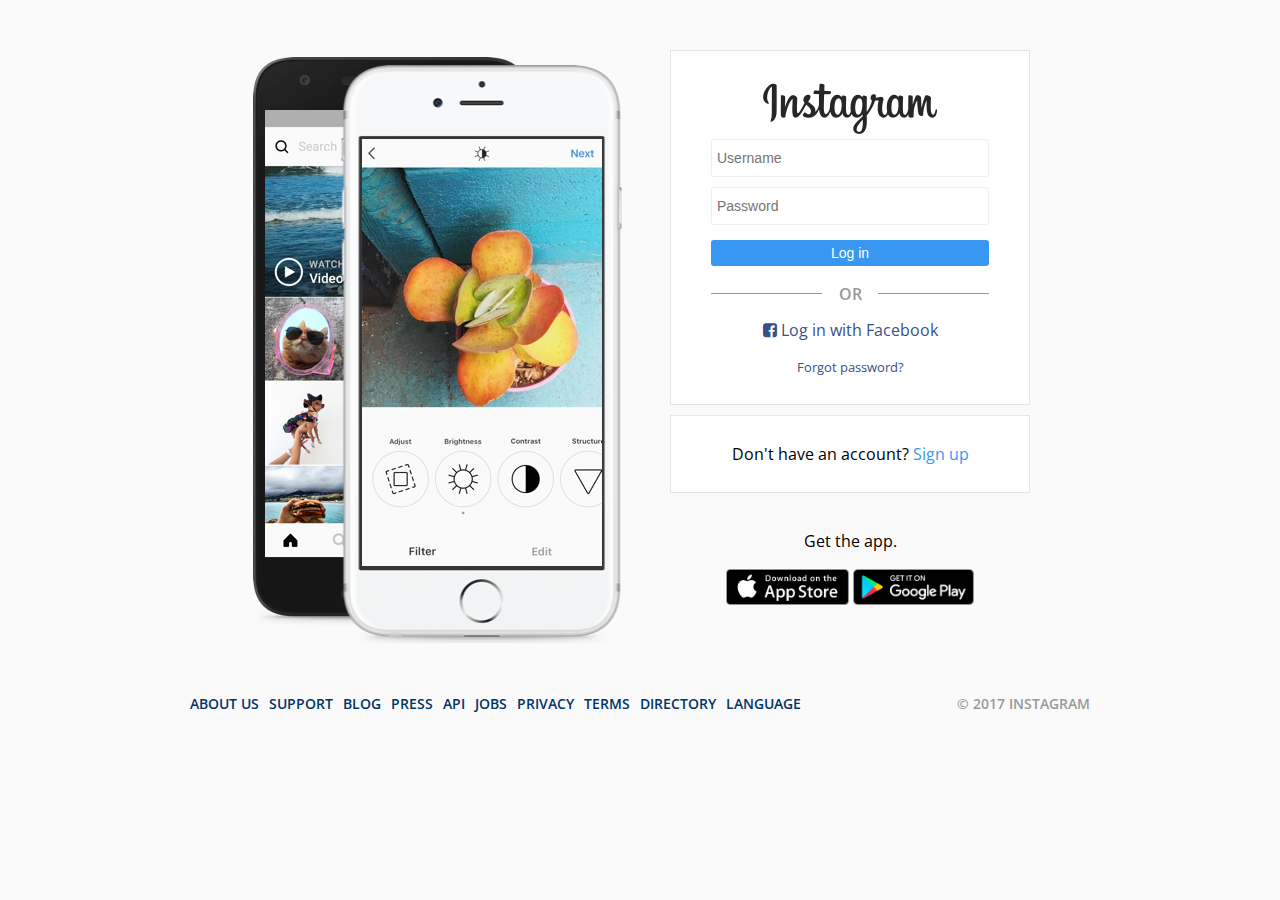
<file: index.html>
<!DOCTYPE html>
<html lang="en">

<head>
  <meta charset="utf-8" />
  <meta name="viewport" content="width=device-width, initial-scale=1.0, user-scalable=no">
  <title>Login | Instajeju</title>
  <link rel="shortcut icon" href="images/favicon.ico">
  <link href="https://maxcdn.bootstrapcdn.com/font-awesome/4.7.0/css/font-awesome.min.css" rel="stylesheet" />
  <link rel="stylesheet" href="css/styles.css">
</head>

<body>
  <main class="login">
    <div class="login__column">
      <img src="images/phoneImage.png" />
    </div>
    <div class="login__column">
      <div class="login__box">
        <img src="images/logoLogin.png" class="login__logo" />
        <form action="feed.html" method="get">
          <input type="email" name="user" placeholder="Username" required />
          <input type="password" name="pass" placeholder="Password" required />
          <input type="submit" value="Log in" />
        </form>
        <span class="login__divider">or</span>
        <a href="#" class="login__fb-link">
             <i class="fa fa-facebook-square" aria-hidden="true"></i>
             Log in with Facebook</a>
        <a href="#" class="login__link login__link--small">Forgot password?</a>
      </div>
      <div class="login__box">
        <span class="login__text">Don't have an account?</span>
        <a href="#" class="login__link login__link--blue">Sign up</a>
      </div>
      <div class="login__box login__box--transparent">
        <span class="login__text">Get the app.</span>
        <div class="login__appstores">
          <img src="images/ios.png" class="login__appstore" />
          <img src="images/android.png" class="login__appstore" />
        </div>
      </div>
    </div>
  </main>
  <footer class="footer">
    <nav class="footer__nav">
      <ul class="footer__list">
        <li class="footer__list-item"><a href="#" class="footer__link">about us</a></li>
        <li class="footer__list-item"><a href="#" class="footer__link">support</a></li>
        <li class="footer__list-item"><a href="#" class="footer__link">blog</a></li>
        <li class="footer__list-item"><a href="#" class="footer__link">press</a></li>
        <li class="footer__list-item"><a href="#" class="footer__link">api</a></li>
        <li class="footer__list-item"><a href="#" class="footer__link">jobs</a></li>
        <li class="footer__list-item"><a href="#" class="footer__link">privacy</a></li>
        <li class="footer__list-item"><a href="#" class="footer__link">terms</a></li>
        <li class="footer__list-item"><a href="#" class="footer__link">directory</a></li>
        <li class="footer__list-item"><a href="#" class="footer__link">language</a></li>
      </ul>
    </nav>
    <span class="footer__copy">© 2017 instagram</span>
  </footer>
</body>

</html>
</file>
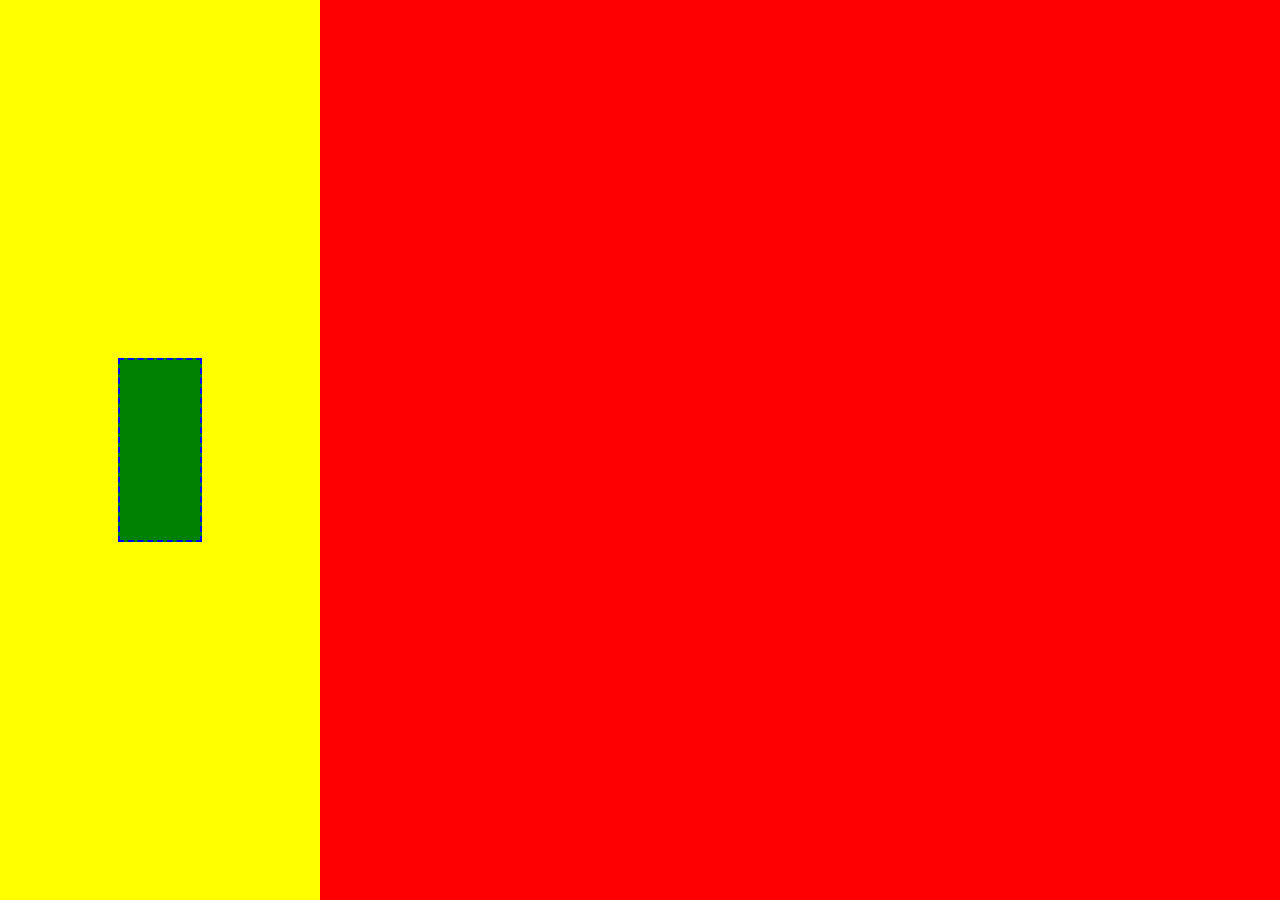
<file: css-example1.html>
<!DOCTYPE html>
<html lang="en">

<head>
  <meta charset="UTF-8">
  <meta name="viewport" content="width=device-width, initial-scale=1.0">
  <meta http-equiv="X-UA-Compatible" content="ie=edge">
  <title>CSS</title>
  <style>
    html,
    body {
      margin: 0;
      padding: 0;
      height: 100%;
    }

    body {
      background-color: red;
    }
    /*no margin to the green box*/

    .box {
      background-color: yellow;
      width: 25%;
      height: 100%;
      box-sizing: border-box;
      display: flex;
      justify-content: center;
      align-items: center;
    }

    .child {
      background-color: green;
      width: 25%;
      height: 20%;
      border: 2px dashed blue;
    }

  </style>
</head>

<body>
  <div class="box">
    <div class="child"></div>
  </div>
</body>

</html>
</file>
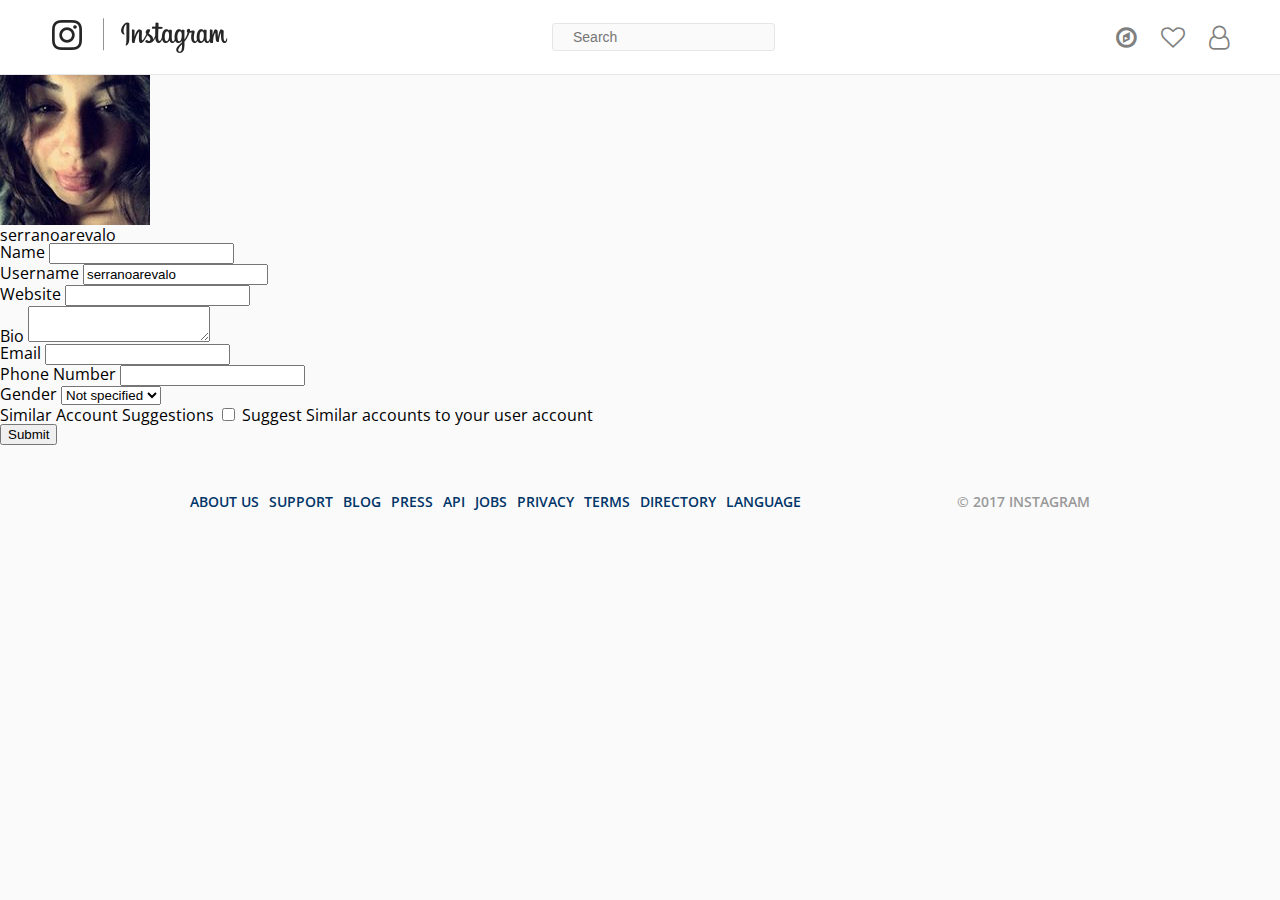
<file: edit-profile.html>
<!DOCTYPE html>
<html lang="en">


<head>
  <meta charset="UTF-8">
  <meta name="viewport" content="width=device-width, initial-scale=1.0, user-scalable=no">
  <title>Edit Profile | Instajeju</title>
  <link rel="stylesheet" href="https://maxcdn.bootstrapcdn.com/font-awesome/4.7.0/css/font-awesome.min.css"> </head>
<link rel="stylesheet" href="css/styles.css">

<body>
  <nav class="navigation">
    <a href="feed.html"><img src="images/logo.png" class="navigation__logo"></a>
    <input type="text" placeholder="Search" class="navigation__input">
    <div class="navigation__icons">
      <a href="explore.html" class="navigation__links"><i class="fa fa-compass"></i></a>
      <a href="#" class="navigation__links"><i class="fa fa-heart-o"></i></a>
      <a href="profile.html" class="navigation__links"><i class="fa fa-user-o"></i></a>
    </div>
  </nav>


  <main class="edit-profile">

    <div class="edit-profile__name">
      <img src="images/avatar.jpg" class="edit-profile__thumb">
      <h3 class="edit-profile__username">serranoarevalo</h3>
    </div>

    <ul class="edit-profile__list">
      <form action="profile.html" method="get">
        <li class="edit-profile__list-item">
          <label for="name" class="edit-profile__type">Name</label>
          <input id="name" type="text">
        </li>
        <li class="edit-profile__list-item">
          <label for="username" class="edit-profile__type">Username</label>
          <input id="username" type="text" value="serranoarevalo" required />
        </li>
        <li class="edit-profile__list-item">
          <label for="website" class="edit-profile__type">Website</label>
          <input id="website" type="url">
        </li>
        <li class="edit-profile__list-item">
          <label for="bio" class="edit-profile__type">Bio</label>
          <textarea id="bio" name="edit__bio"></textarea>
        </li>
        <li class="edit-profile__list-item">
          <label for="email" class="edit-profile__type">Email</label>
          <input id="email" type="email" required>
        </li>
        <li class="edit-profile__list-item">
          <label for="phone-number" class="edit-profile__type">Phone Number</label>
          <input id="phone-number" type="text">
        </li>
        <li class="edit-profile__list-item">
          <label for="gender" class="edit-profile__type">Gender</label>
          <select id="gender">
            <option value="male">Male</option>
            <option value="female">Female</option>
            <option value="dont-know" selected>Not specified</option>
          </select>
        </li>
        <li class="edit-profile__list-item">
          <span class="edit-profile__type">Similar Account Suggestions</span>
          <input type="checkbox" id="similar" name="subscribe" value="similar_accounts">
          <label for="similar">Suggest Similar accounts to your user account</label>
        </li>
        <input type="submit" value="Submit">
      </form>
    </ul>

  </main>


  <footer class="footer">
    <nav class="footer__nav">
      <ul class="footer__list">
        <li class="footer__list-item"><a href="#" class="footer__link">about us</a></li>
        <li class="footer__list-item"><a href="#" class="footer__link">support</a></li>
        <li class="footer__list-item"><a href="#" class="footer__link">blog</a></li>
        <li class="footer__list-item"><a href="#" class="footer__link">press</a></li>
        <li class="footer__list-item"><a href="#" class="footer__link">api</a></li>
        <li class="footer__list-item"><a href="#" class="footer__link">jobs</a></li>
        <li class="footer__list-item"><a href="#" class="footer__link">privacy</a></li>
        <li class="footer__list-item"><a href="#" class="footer__link">terms</a></li>
        <li class="footer__list-item"><a href="#" class="footer__link">directory</a></li>
        <li class="footer__list-item"><a href="#" class="footer__link">language</a></li>
      </ul>
    </nav>
    <span class="footer__copy">© 2017 instagram</span>
  </footer>
  <script src="http://code.jquery.com/jquery-3.2.1.min.js" integrity="sha256-hwg4gsxgFZhOsEEamdOYGBf13FyQuiTwlAQgxVSNgt4=" crossorigin="anonymous"></script>
  <script src="js/app.js"></script>
</body>

</html>
</file>
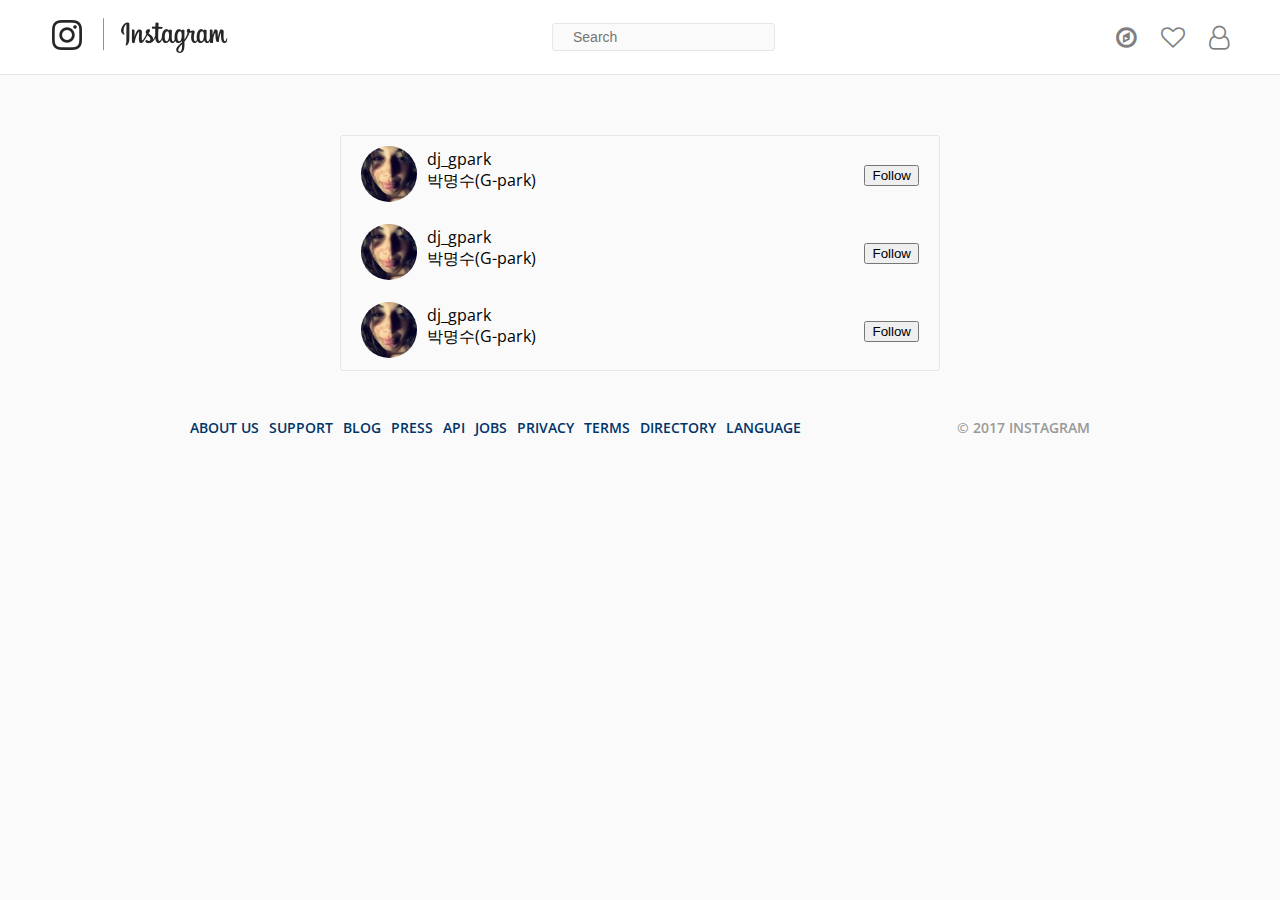
<file: explore.html>
<!DOCTYPE html>
<html lang="en">

<head>
  <meta charset="UTF-8">
  <meta name="viewport" content="width=device-width, initial-scale=1.0, user-scalable=no">
  <title>Explore | Instajeju</title>
  <link rel="stylesheet" href="https://maxcdn.bootstrapcdn.com/font-awesome/4.7.0/css/font-awesome.min.css">
  <link rel="shortcut icon" href="images/favicon.ico">
  <link rel="stylesheet" href="css/styles.css">
</head>

<body>
  <nav class="navigation">
    <a href="feed.html"><img src="images/logo.png" class="navigation__logo"></a>
    <input type="text" placeholder="Search" class="navigation__input">
    <div class="navigation__icons">
      <a href="explore.html" class="navigation__links"><i class="fa fa-compass"></i></a>
      <a href="#" class="navigation__links"><i class="fa fa-heart-o"></i></a>
      <a href="profile.html" class="navigation__links"><i class="fa fa-user-o"></i></a>
    </div>
  </nav>


  <main class="explore">

    <div class='users'>
      <ul class="users__list">
        <li class="users__user">
          <div class="users__user-left-col">
            <a href=""><img src="images/avatar.jpg" class="users__thumb"></a>
            <div class="users__name">
              <span class="users__username">dj_gpark</span>
              <span class="users__fullname">박명수(G-park)</span>
            </div>
          </div>
          <div class="users__user-right-col">
            <button class="users__follow">Follow</button>
          </div>
        </li>
        <li class="users__user">
          <div class="users__user-left-col">
            <a href=""><img src="images/avatar.jpg" class="users__thumb"></a>
            <div class="users__name">
              <span class="users__username">dj_gpark</span>
              <span class="users__fullname">박명수(G-park)</span>
            </div>
          </div>
          <div class="users__user-right-col">
            <button class="users__follow">Follow</button>
          </div>
        </li>
        <li class="users__user">
          <div class="users__user-left-col">
            <a href=""><img src="images/avatar.jpg" class="users__thumb"></a>
            <div class="users__name">
              <span class="users__username">dj_gpark</span>
              <span class="users__fullname">박명수(G-park)</span>
            </div>
          </div>
          <div class="users__user-right-col">
            <button class="users__follow">Follow</button>
          </div>
        </li>
      </ul>
    </div>
  </main>


  <footer class="footer">
    <nav class="footer__nav">
      <ul class="footer__list">
        <li class="footer__list-item"><a href="#" class="footer__link">about us</a></li>
        <li class="footer__list-item"><a href="#" class="footer__link">support</a></li>
        <li class="footer__list-item"><a href="#" class="footer__link">blog</a></li>
        <li class="footer__list-item"><a href="#" class="footer__link">press</a></li>
        <li class="footer__list-item"><a href="#" class="footer__link">api</a></li>
        <li class="footer__list-item"><a href="#" class="footer__link">jobs</a></li>
        <li class="footer__list-item"><a href="#" class="footer__link">privacy</a></li>
        <li class="footer__list-item"><a href="#" class="footer__link">terms</a></li>
        <li class="footer__list-item"><a href="#" class="footer__link">directory</a></li>
        <li class="footer__list-item"><a href="#" class="footer__link">language</a></li>
      </ul>
    </nav> <span class="footer__copy">© 2017 instagram</span>
  </footer>

</body>

</html>
</file>
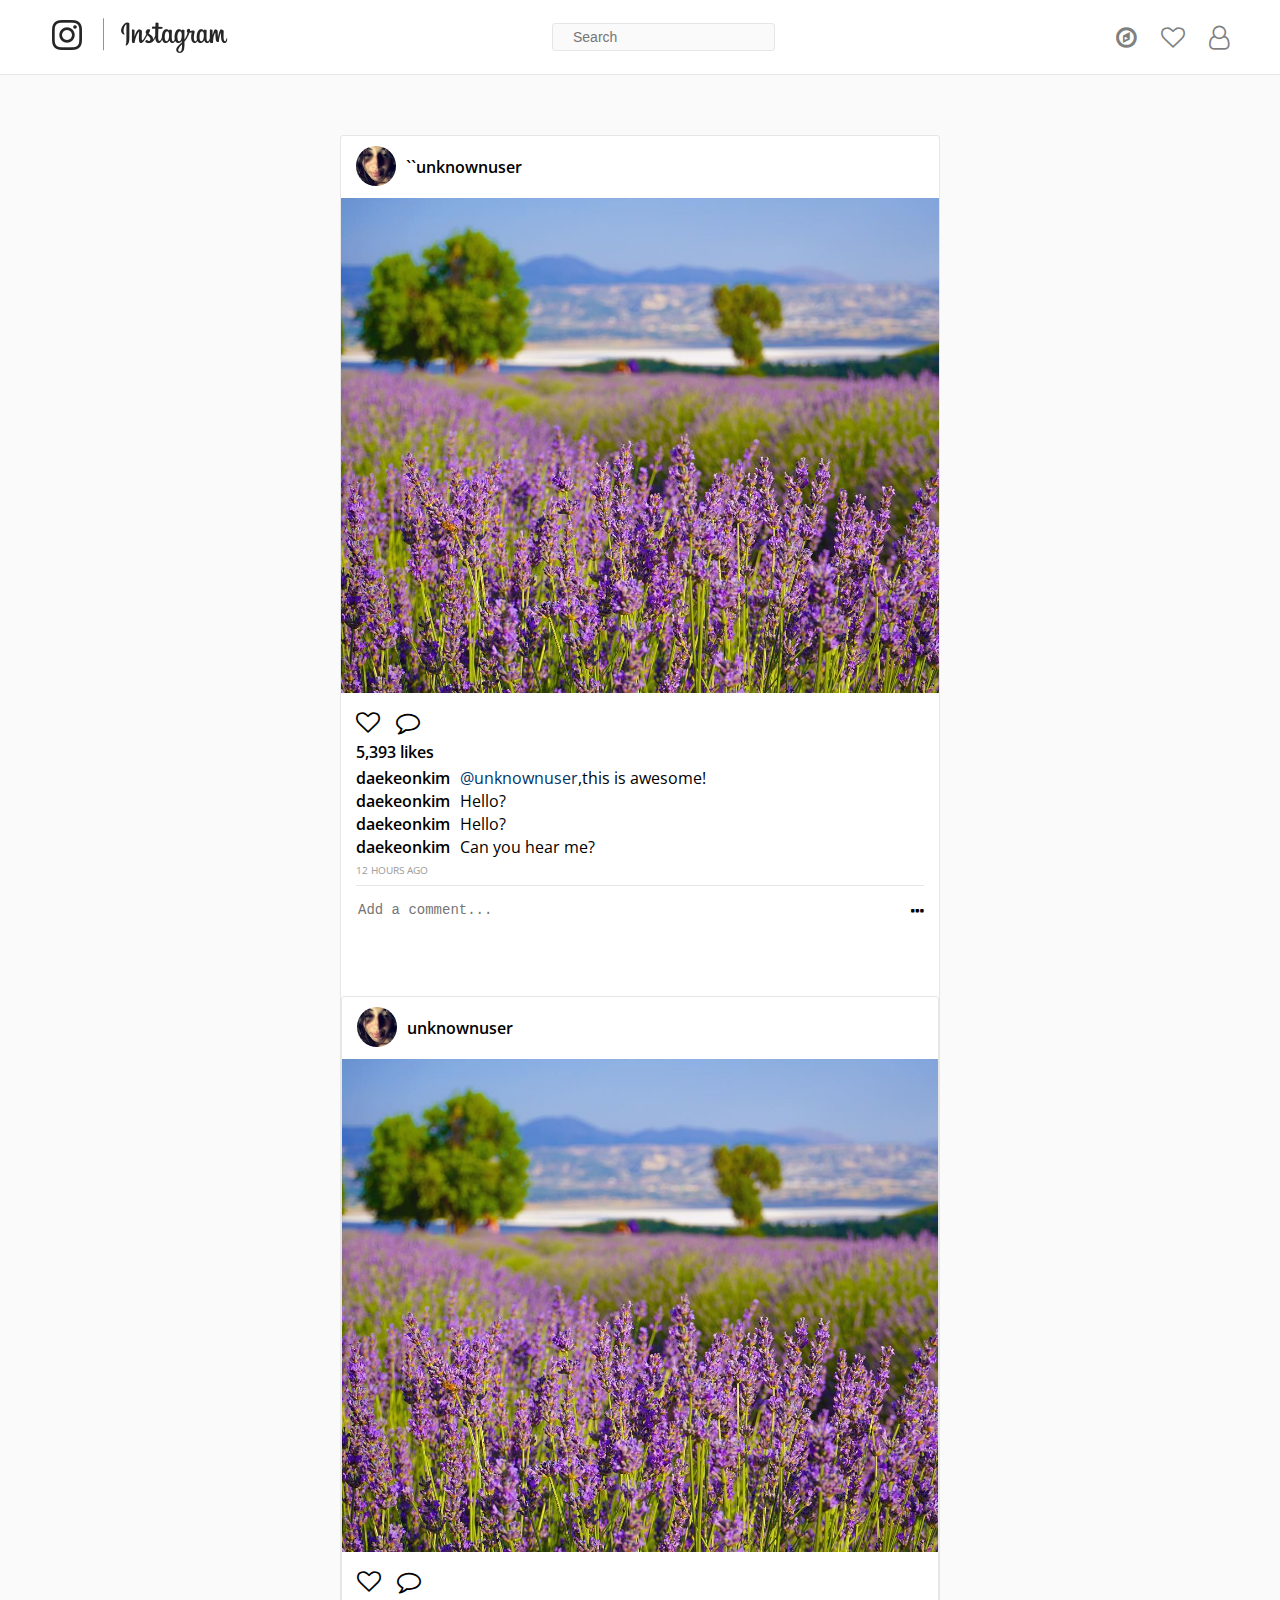
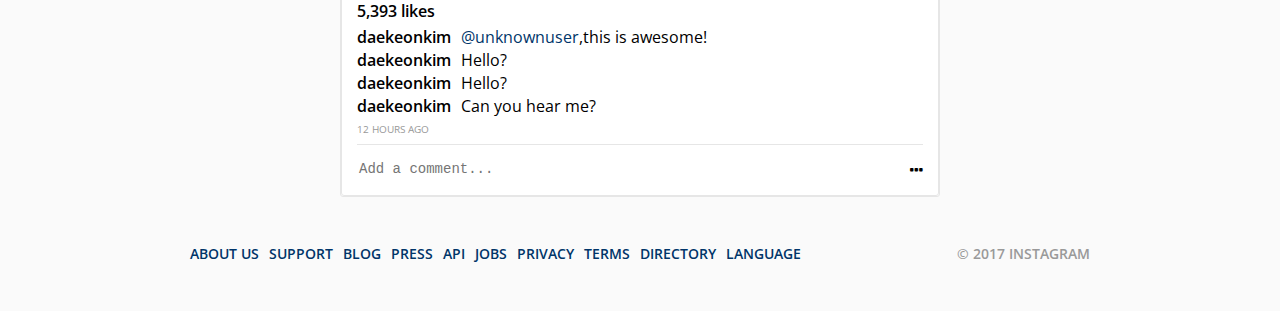
<file: feed.html>
<!DOCTYPE html>
<html lang="en">

<head>
  <meta charset="utf-8" />
  <meta name="viewport" content="width=device-width, initial-scale=1.0, user-scalable=no">
  <title>Feed | Instajeju</title>
  <link rel="shortcut icon" href="images/favicon.ico">
  <link href="https://maxcdn.bootstrapcdn.com/font-awesome/4.7.0/css/font-awesome.min.css" rel="stylesheet" />
  <link rel="stylesheet" href="css/styles.css">
</head>

<body>
  <nav class="navigation"> <a href="feed.html"><img src="images/logo.png"
         class="navigation__logo" /></a> <input type="text" placeholder="Search" class="navigation__input">
    <div class="nativation__icons"> <a href="explore.html" class="navigation__links"><i class="fa fa-compass"></i></a> <a href="#" class="navigation__links"><i class="fa fa-heart-o"></i></a> <a href="profile.html" class="navigation__links"><i class="fa fa-user-o"></i></a> </div>
  </nav>
  <main class="feed">
    <div class="photo">
      <header class="photo__header">
        <a href="profile.html" class="photo__thumb">
              <img src="images/avatar.jpg">
            </a>``
        <span class="photo__username">unknownuser</span>
      </header>
      <img src="images/feedPhoto.jpg" class="photo__image">
      <div class="photo__info">
        <div class="photo__actions">
          <i class="fa fa-heart-o heart"></i>
          <i class="fa fa-comment-o"></i>
        </div>
        <span class="photo__likes">5,393 likes</span>
        <ul class="photo__comments">
          <li class="photo__comment"><span class="comments__username">daekeonkim</span><a href="profile.html">@unknownuser</a>,this is awesome!</li>
          <li class="photo__comment"><span class="comments__username">daekeonkim</span>Hello?</li>
          <li class="photo__comment"><span class="comments__username">daekeonkim</span>Hello?</li>
          <li class="photo__comment"><span class="comments__username">daekeonkim</span>Can you hear me?</li>
        </ul>
        <span class="photo__date">12 hours ago</span>
        <div class="photo__add-comment">
          <textarea placeholder="Add a comment..."></textarea>
          <i class="fa fa-ellipsis-h"></i>
        </div>
      </div>

      <div class="photo">
        <header class="photo__header">
          <a href="profile.html" class="photo__thumb">
                <img src="images/avatar.jpg">
              </a>
          <span class="photo__username">unknownuser</span>
        </header>
        <img src="images/feedPhoto.jpg" class="photo__image">
        <div class="photo__info">
          <div class="photo__actions">
            <i class="fa fa-heart-o heart"></i>
            <i class="fa fa-comment-o"></i>
          </div>
          <span class="photo__likes">5,393 likes</span>
          <ul class="photo__comments">
            <li class="photo__comment"><span class="comments__username">daekeonkim</span><a href="profile.html">@unknownuser</a>,this is awesome!</li>
            <li class="photo__comment"><span class="comments__username">daekeonkim</span>Hello?</li>
            <li class="photo__comment"><span class="comments__username">daekeonkim</span>Hello?</li>
            <li class="photo__comment"><span class="comments__username">daekeonkim</span>Can you hear me?</li>
          </ul>
          <span class="photo__date">12 hours ago</span>
          <div class="photo__add-comment">
            <textarea placeholder="Add a comment..."></textarea>
            <i class="fa fa-ellipsis-h"></i>
          </div>
        </div>
      </div>


    </div>
  </main>
  <footer class="footer">
    <nav class="footer__nav">
      <ul class="footer__list">
        <li class="footer__list-item"><a href="#" class="footer__link">about us</a></li>
        <li class="footer__list-item"><a href="#" class="footer__link">support</a></li>
        <li class="footer__list-item"><a href="#" class="footer__link">blog</a></li>
        <li class="footer__list-item"><a href="#" class="footer__link">press</a></li>
        <li class="footer__list-item"><a href="#" class="footer__link">api</a></li>
        <li class="footer__list-item"><a href="#" class="footer__link">jobs</a></li>
        <li class="footer__list-item"><a href="#" class="footer__link">privacy</a></li>
        <li class="footer__list-item"><a href="#" class="footer__link">terms</a></li>
        <li class="footer__list-item"><a href="#" class="footer__link">directory</a></li>
        <li class="footer__list-item"><a href="#" class="footer__link">language</a></li>
      </ul>
    </nav> <span class="footer__copy">© 2017 instagram</span>
  </footer>
  <script src="http://code.jquery.com/jquery-3.2.1.min.js" integrity="sha256-hwg4gsxgFZhOsEEamdOYGBf13FyQuiTwlAQgxVSNgt4=" crossorigin="anonymous"></script>
  <script src="js/app.js"></script>
</body>

</html>
</file>
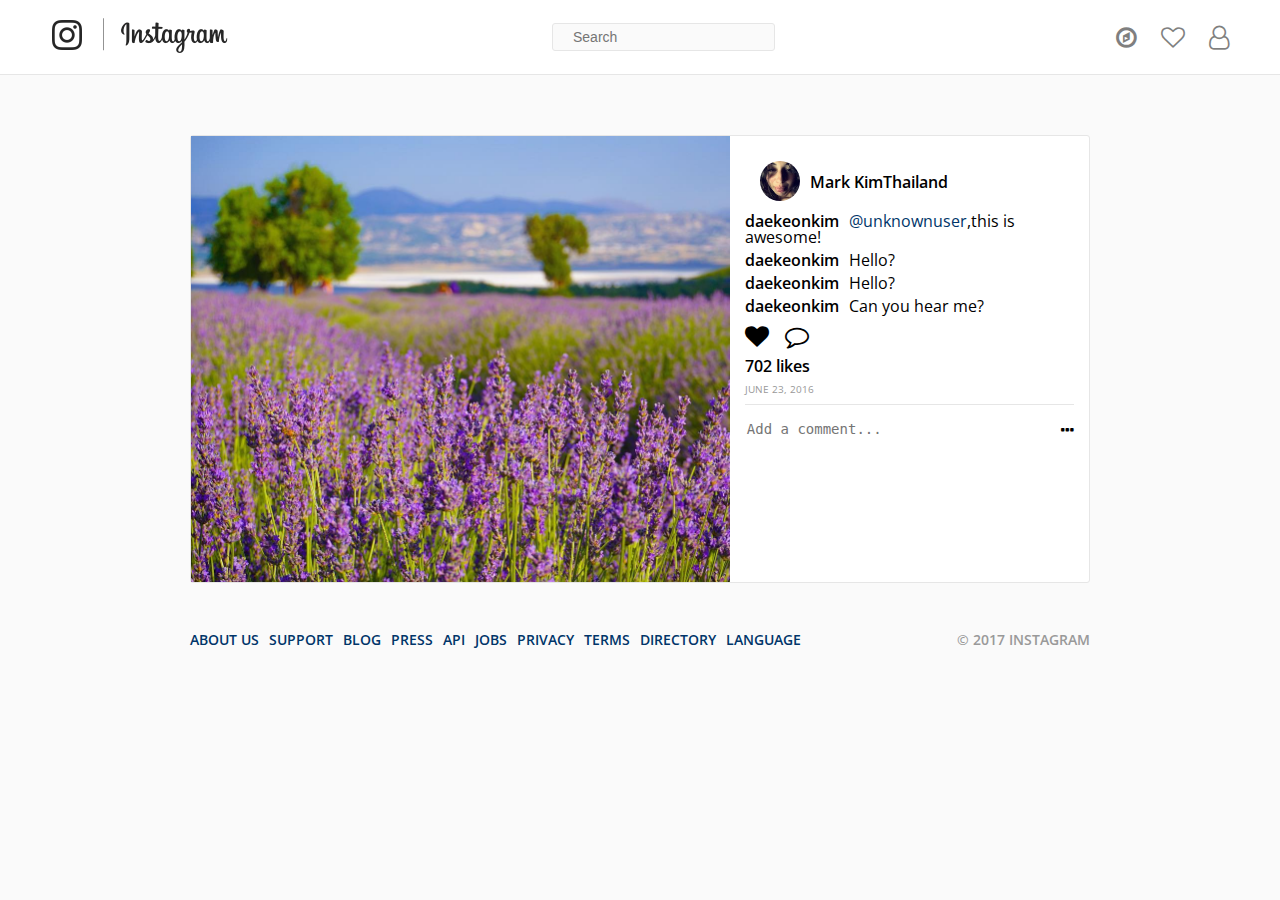
<file: image-detail.html>
<!DOCTYPE html>
<html>

<head>
  <meta charset="utf-8" />
  <meta name="viewport" content="width=device-width, initial-scale=1.0, user-scalable=no">
  <title>Image-Detail | Instaclone</title>
  <link rel="stylesheet" href="https://maxcdn.bootstrapcdn.com/font-awesome/4.7.0/css/font-awesome.min.css" />
  <link rel="shortcut icon" href="images/favicon.ico">
  <link rel="stylesheet" href="css/styles.css">
</head>

<body>
  <nav class="navigation">
    <a href="feed.html"><img src="images/logo.png" class="navigation__logo"></a>
    <input type="text" placeholder="Search" class="navigation__input">
    <div class="navigation__icons">
      <a href="explore.html" class="navigation__links"><i class="fa fa-compass"></i></a>
      <a href="#" class="navigation__links"><i class="fa fa-heart-o"></i></a>
      <a href="profile.html" class="navigation__links"><i class="fa fa-user-o"></i></a>
    </div>
  </nav>

  <main class="image-detail">

    <div class="photo photo--detail">
      <img src="images/feedPhoto.jpg" class="photo__image">

      <div class="photo__info">
        <header class="photo__header">
          <a href="profile.html" class="photo__thumb"><img src="images/avatar.jpg"></a>
          <span class="photo__username">Mark Kim</span>
          <span class="photo__place">Thailand</span>
        </header>

        <ul class="photo__comments">
          <li class="photo__comment"><span class="comments__username">daekeonkim</span><a href="profile.html">@unknownuser</a>,this is awesome!</li>
          <li class="photo__comment"><span class="comments__username">daekeonkim</span>Hello?</li>
          <li class="photo__comment"><span class="comments__username">daekeonkim</span>Hello?</li>
          <li class="photo__comment"><span class="comments__username">daekeonkim</span>Can you hear me?</li>
        </ul>


        <div class="photo__actions">
          <i class="fa fa-heart"></i>
          <i class="fa fa-comment-o"></i>
        </div>
        <span class="photo__likes">702 likes</span>
        <span class="photo__date">june 23, 2016</span>

        <div class="photo__add-comment">
          <textarea placeholder="Add a comment..."></textarea>
          <i class="fa fa-ellipsis-h"></i>
        </div>

      </div>
    </div>

    </div>


  </main>


  <footer class="footer">
    <nav class="footer__nav">
      <ul class="footer__list">
        <li class="footer__list-item"><a href="#" class="footer__link">about us</a></li>
        <li class="footer__list-item"><a href="#" class="footer__link">support</a></li>
        <li class="footer__list-item"><a href="#" class="footer__link">blog</a></li>
        <li class="footer__list-item"><a href="#" class="footer__link">press</a></li>
        <li class="footer__list-item"><a href="#" class="footer__link">api</a></li>
        <li class="footer__list-item"><a href="#" class="footer__link">jobs</a></li>
        <li class="footer__list-item"><a href="#" class="footer__link">privacy</a></li>
        <li class="footer__list-item"><a href="#" class="footer__link">terms</a></li>
        <li class="footer__list-item"><a href="#" class="footer__link">directory</a></li>
        <li class="footer__list-item"><a href="#" class="footer__link">language</a></li>
      </ul>
    </nav> <span class="footer__copy">© 2017 instagram</span>
  </footer>

</body>

</html>
</file>
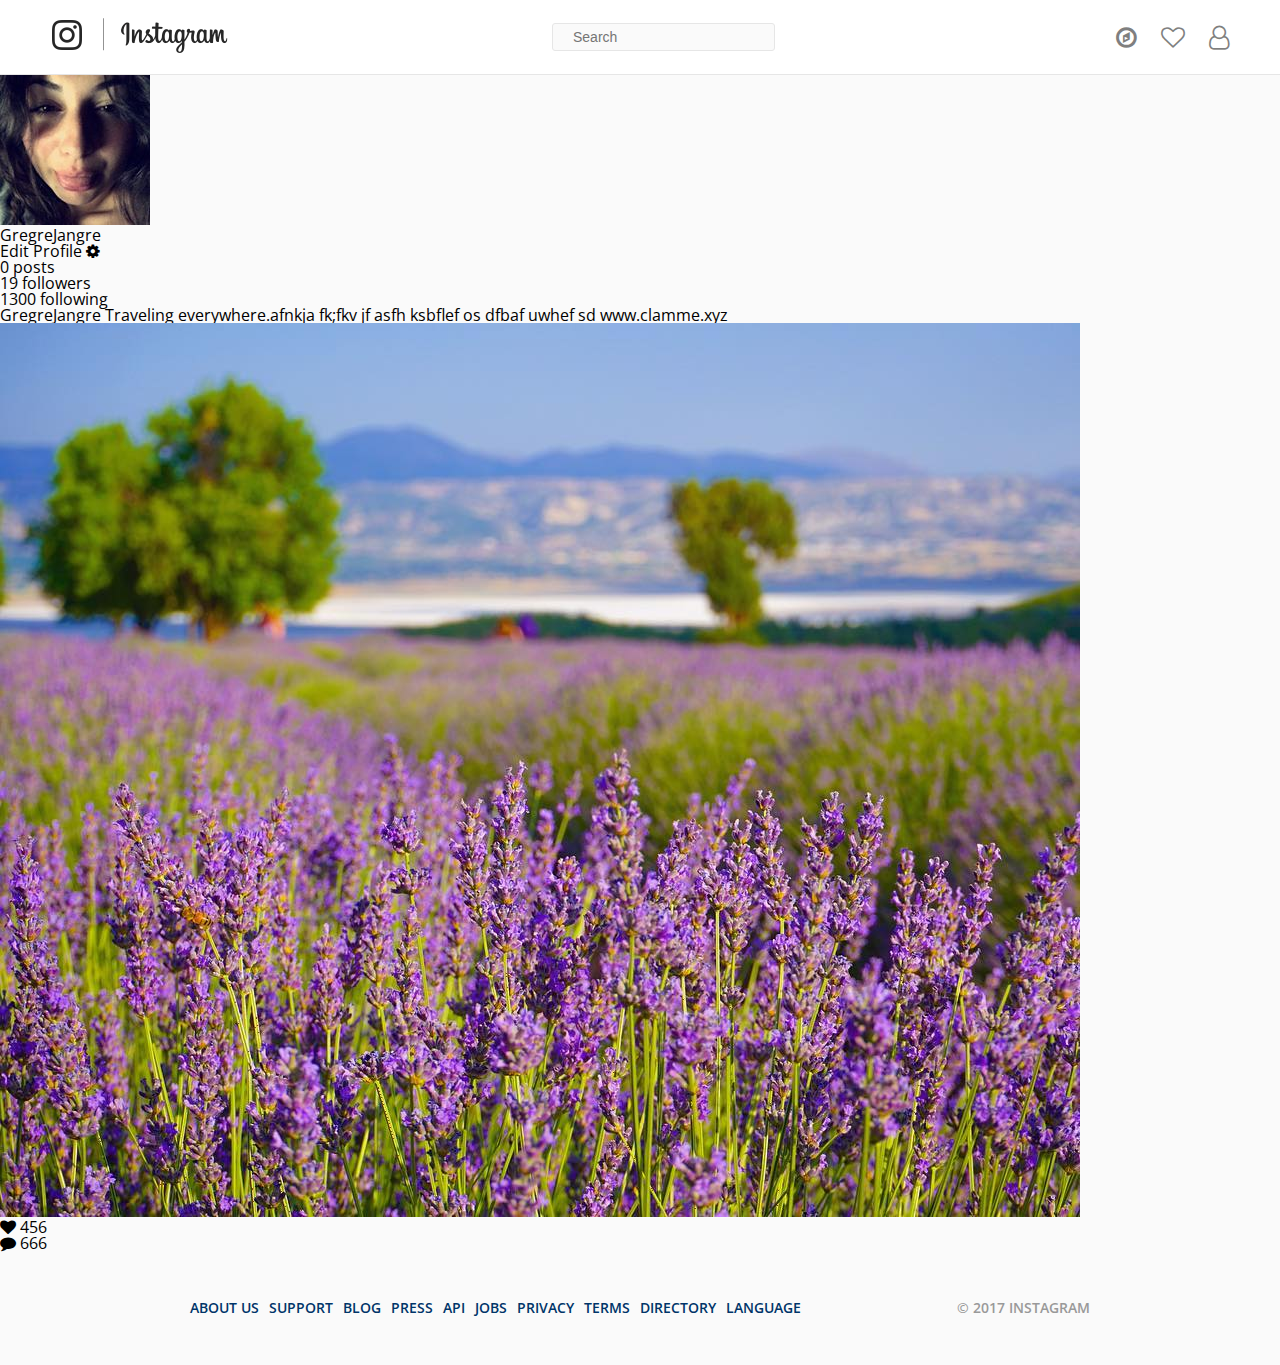
<file: profile.html>
<!DOCTYPE html>
<html>

<head>
  <meta charset="utf-8" />
  <meta name="viewport" content="width=device-width, initial-scale=1.0, user-scalable=no">
  <title>Profile | Instaclone</title>
  <link rel="stylesheet" href="https://maxcdn.bootstrapcdn.com/font-awesome/4.7.0/css/font-awesome.min.css" />
  <link rel="shortcut icon" href="images/favicon.ico">
  <link rel="stylesheet" href="css/styles.css">
</head>

<body>
  <nav class="navigation">
    <a href="feed.html"><img src="images/logo.png" class="navigation__logo"></a>
    <input type="text" placeholder="Search" class="navigation__input">
    <div class="navigation__icons">
      <a href="explore.html" class="navigation__links"><i class="fa fa-compass"></i></a>
      <a href="#" class="navigation__links"><i class="fa fa-heart-o"></i></a>
      <a href="profile.html" class="navigation__links"><i class="fa fa-user-o"></i></a>
    </div>
  </nav>

  <main class="profile">

    <header class="profile__header">
      <img src="images/avatar.jpg">

      <div class="profile__info">
        <div class="profile__name">
          <h3 class="profile__username">GregreJangre</h3>
          <a href="edit-profile.html">Edit Profile</a>
          <i class="fa fa-cog" aria-hidden="true"></i>
        </div>

        <ul class="profile__stats">
          <li class="profile__stat"><span class="profile__stat-number">0</span> posts</li>
          <li class="profile__stat"><span class="profile__stat-number">19</span> followers</li>
          <li class="profile__stat"><span class="profile__stat-number">1300</span> following</li>
        </ul>

        <p class="profile__bio">
          <span class="profile__bio-name">GregreJangre</span> Traveling everywhere.afnkja fk;fkv jf asfh ksbflef os dfbaf uwhef sd
          <a class="profile__domain" href="#">www.clamme.xyz</a>
        </p>
      </div>

    </header>

    <div class="profile__images">
      <div class="profile__image-row">
        <div class="profile__image">
          <a href="image-detail.html"><img src="images/feedPhoto.jpg"></a>
          <div class="profile__image-overlay">
            <div class="profile__image-number">
              <i class="fa fa-heart"></i>
              <span>456</span>
            </div>
            <div class="profile__image-number">
              <i class="fa fa-comment"></i>
              <span>666</span>
            </div>
          </div>
        </div>
      </div>
    </div>

  </main>


  <footer class="footer">
    <nav class="footer__nav">
      <ul class="footer__list">
        <li class="footer__list-item"><a href="#" class="footer__link">about us</a></li>
        <li class="footer__list-item"><a href="#" class="footer__link">support</a></li>
        <li class="footer__list-item"><a href="#" class="footer__link">blog</a></li>
        <li class="footer__list-item"><a href="#" class="footer__link">press</a></li>
        <li class="footer__list-item"><a href="#" class="footer__link">api</a></li>
        <li class="footer__list-item"><a href="#" class="footer__link">jobs</a></li>
        <li class="footer__list-item"><a href="#" class="footer__link">privacy</a></li>
        <li class="footer__list-item"><a href="#" class="footer__link">terms</a></li>
        <li class="footer__list-item"><a href="#" class="footer__link">directory</a></li>
        <li class="footer__list-item"><a href="#" class="footer__link">language</a></li>
      </ul>
    </nav> <span class="footer__copy">© 2017 instagram</span>
  </footer>

</body>

</html>
</file>
<file: css/styles.css>
@import url('https://fonts.googleapis.com/css?family=Open+Sans:400,600');
@import "reset.css";
@import "globals.css";
@import "login.css";
@import "navigation.css";
@import "explore.css";
@import "feed.css";
@import "image-detail.css";
@import "mobile.css";
</file>
